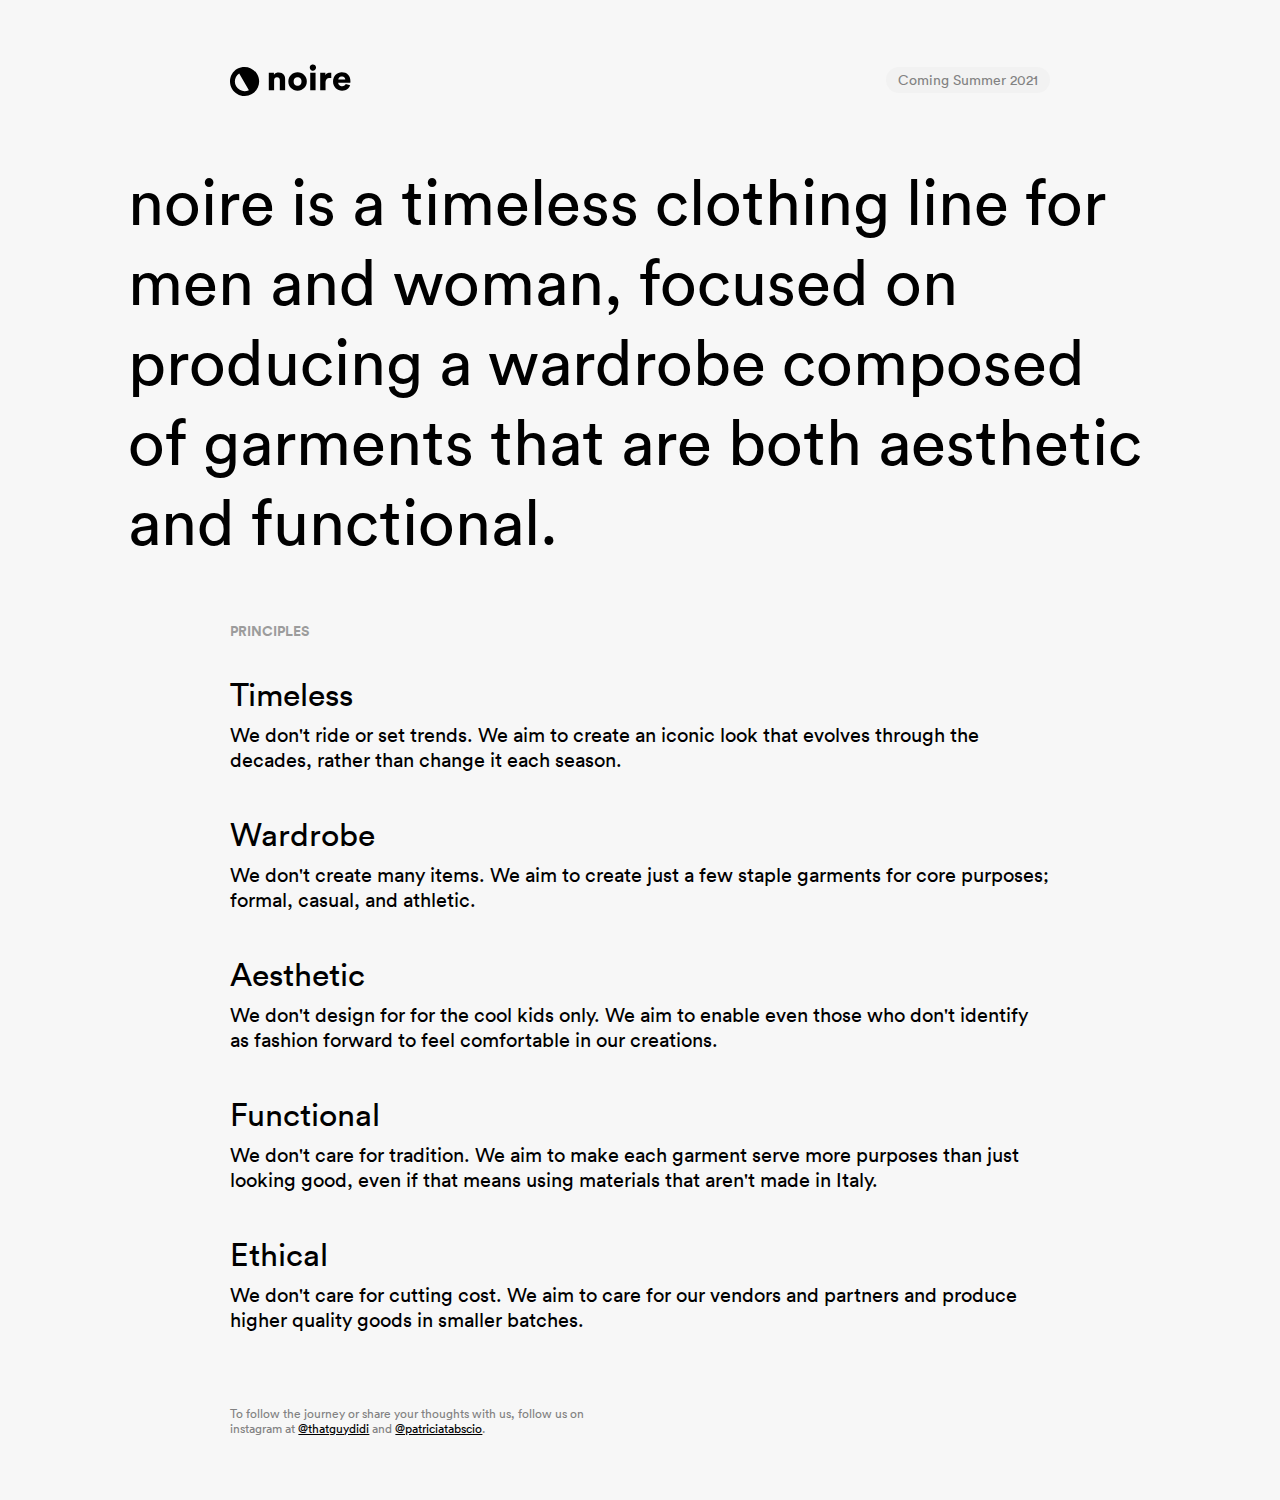
<file: index.html>
<!DOCTYPE html><!--  This site was created in Webflow. http://www.webflow.com  -->
<!--  Last Published: Sat Jan 09 2021 16:48:05 GMT+0000 (Coordinated Universal Time)  -->
<html data-wf-page="5ff9c32740ab604408481a4b" data-wf-site="5ff9c32740ab6011fa481a49">
<head>
  <meta charset="utf-8">
  <title>noire – timeless clothing made right.</title>
  <meta content="width=device-width, initial-scale=1" name="viewport">
  <meta content="Webflow" name="generator">
  <link href="css/normalize.css" rel="stylesheet" type="text/css">
  <link href="css/webflow.css" rel="stylesheet" type="text/css">
  <link href="css/personal-website-2021-b4c6f539f0132b845.webflow.css" rel="stylesheet" type="text/css">
  <!-- [if lt IE 9]><script src="https://cdnjs.cloudflare.com/ajax/libs/html5shiv/3.7.3/html5shiv.min.js" type="text/javascript"></script><![endif] -->
  <script type="text/javascript">!function(o,c){var n=c.documentElement,t=" w-mod-";n.className+=t+"js",("ontouchstart"in o||o.DocumentTouch&&c instanceof DocumentTouch)&&(n.className+=t+"touch")}(window,document);</script>
  <link href="images/favicon.png" rel="shortcut icon" type="image/x-icon">
  <link href="images/webclip.png" rel="apple-touch-icon">
</head>
<body>
  <div class="hero-section">
    <div class="grid-container">
      <div id="w-node-1444204f9ffa-08481a4b" class="header-container">
        <div class="logo-wrapper"><img src="images/noire_logo.svg" loading="lazy" height="" alt="" class="logo-img"></div>
        <div class="t3 label">Coming Summer 2021</div>
      </div>
      <div id="w-node-1a7e62fd1e10-08481a4b" class="hero-copy-wrapper">
        <h1>noire is a timeless clothing line for men and woman, focused on producing a wardrobe composed of garments that are both aesthetic and functional.</h1>
      </div>
      <div id="w-node-9f41c82304ec-08481a4b" class="principles-container">
        <div class="t3 title">PRINCIPLES</div>
        <div class="principle-wrapper">
          <h3>Timeless</h3>
          <p class="t1">We don&#x27;t ride or set trends. We aim to create an iconic look that evolves through the decades, rather than change it each season.</p>
        </div>
        <div class="principle-wrapper">
          <h3>Wardrobe</h3>
          <p class="t1">We don&#x27;t create many items. We aim to create just a few staple garments for core purposes; formal, casual, and athletic.</p>
        </div>
        <div class="principle-wrapper">
          <h3>Aesthetic</h3>
          <p class="t1">We don&#x27;t design for for the cool kids only. We aim to enable even those who don&#x27;t identify as fashion forward to feel comfortable in our creations.</p>
        </div>
        <div class="principle-wrapper">
          <h3>Functional</h3>
          <p class="t1">We don&#x27;t care for tradition. We aim to make each garment serve more purposes than just looking good, even if that means using materials that aren&#x27;t made in Italy.</p>
        </div>
        <div class="principle-wrapper">
          <h3>Ethical</h3>
          <p class="t1">We don&#x27;t care for cutting cost. We aim to care for our vendors and partners and produce higher quality goods in smaller batches.</p>
        </div>
      </div>
      <div id="w-node-fc52d7125594-08481a4b" class="signiture">
        <div class="t4 footer-text">To follow the journey or share your thoughts with us, follow us on instagram at <a href="http://instagram.com/thatguydidi" target="_blank">@thatguydidi</a> and <a href="http://instagram.com/patriciatabascio" target="_blank">@patriciatabscio</a>. </div>
      </div>
    </div>
  </div>
  <script src="https://d3e54v103j8qbb.cloudfront.net/js/jquery-3.5.1.min.dc5e7f18c8.js?site=5ff9c32740ab6011fa481a49" type="text/javascript" integrity="sha256-9/aliU8dGd2tb6OSsuzixeV4y/faTqgFtohetphbbj0=" crossorigin="anonymous"></script>
  <script src="js/webflow.js" type="text/javascript"></script>
  <!-- [if lte IE 9]><script src="https://cdnjs.cloudflare.com/ajax/libs/placeholders/3.0.2/placeholders.min.js"></script><![endif] -->
</body>
</html>
</file>
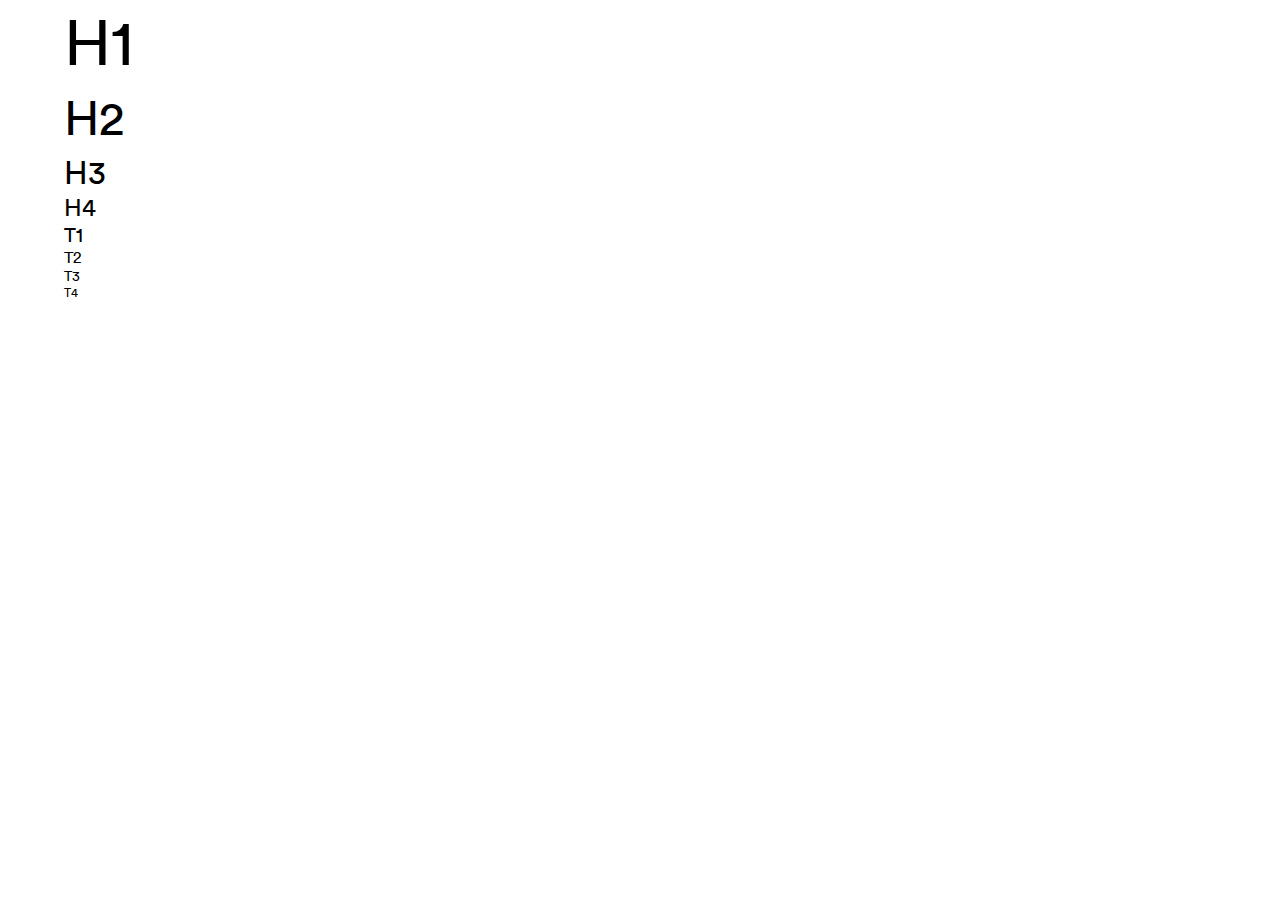
<file: design-system.html>
<!DOCTYPE html><!--  This site was created in Webflow. http://www.webflow.com  -->
<!--  Last Published: Sat Jan 09 2021 16:48:05 GMT+0000 (Coordinated Universal Time)  -->
<html data-wf-page="5ff9c32740ab605a85481a4c" data-wf-site="5ff9c32740ab6011fa481a49">
<head>
  <meta charset="utf-8">
  <title>Design System</title>
  <meta content="Design System" property="og:title">
  <meta content="Design System" property="twitter:title">
  <meta content="width=device-width, initial-scale=1" name="viewport">
  <meta content="Webflow" name="generator">
  <link href="css/normalize.css" rel="stylesheet" type="text/css">
  <link href="css/webflow.css" rel="stylesheet" type="text/css">
  <link href="css/personal-website-2021-b4c6f539f0132b845.webflow.css" rel="stylesheet" type="text/css">
  <!-- [if lt IE 9]><script src="https://cdnjs.cloudflare.com/ajax/libs/html5shiv/3.7.3/html5shiv.min.js" type="text/javascript"></script><![endif] -->
  <script type="text/javascript">!function(o,c){var n=c.documentElement,t=" w-mod-";n.className+=t+"js",("ontouchstart"in o||o.DocumentTouch&&c instanceof DocumentTouch)&&(n.className+=t+"touch")}(window,document);</script>
  <link href="images/favicon.png" rel="shortcut icon" type="image/x-icon">
  <link href="images/webclip.png" rel="apple-touch-icon">
</head>
<body>
  <div class="section">
    <div class="container">
      <h1>H1</h1>
      <h2>H2</h2>
      <h3>H3</h3>
      <h4>H4</h4>
      <div class="t1">T1</div>
      <div class="t2">T2</div>
      <div class="t3">T3</div>
      <div class="t4">T4</div>
    </div>
  </div>
  <script src="https://d3e54v103j8qbb.cloudfront.net/js/jquery-3.5.1.min.dc5e7f18c8.js?site=5ff9c32740ab6011fa481a49" type="text/javascript" integrity="sha256-9/aliU8dGd2tb6OSsuzixeV4y/faTqgFtohetphbbj0=" crossorigin="anonymous"></script>
  <script src="js/webflow.js" type="text/javascript"></script>
  <!-- [if lte IE 9]><script src="https://cdnjs.cloudflare.com/ajax/libs/placeholders/3.0.2/placeholders.min.js"></script><![endif] -->
</body>
</html>
</file>
<file: css/webflow.css>
@font-face {
  font-family: 'webflow-icons';
  src: url("[data-uri]") format('truetype');
  font-weight: normal;
  font-style: normal;
}
[class^="w-icon-"],
[class*=" w-icon-"] {
  /* use !important to prevent issues with browser extensions that change fonts */
  font-family: 'webflow-icons' !important;
  speak: none;
  font-style: normal;
  font-weight: normal;
  font-variant: normal;
  text-transform: none;
  line-height: 1;
  /* Better Font Rendering =========== */
  -webkit-font-smoothing: antialiased;
  -moz-osx-font-smoothing: grayscale;
}
.w-icon-slider-right:before {
  content: "\e600";
}
.w-icon-slider-left:before {
  content: "\e601";
}
.w-icon-nav-menu:before {
  content: "\e602";
}
.w-icon-arrow-down:before,
.w-icon-dropdown-toggle:before {
  content: "\e603";
}
.w-icon-file-upload-remove:before {
  content: "\e900";
}
.w-icon-file-upload-icon:before {
  content: "\e903";
}
* {
  -webkit-box-sizing: border-box;
  -moz-box-sizing: border-box;
  box-sizing: border-box;
}
html {
  height: 100%;
}
body {
  margin: 0;
  min-height: 100%;
  background-color: #fff;
  font-family: Arial, sans-serif;
  font-size: 14px;
  line-height: 20px;
  color: #333;
}
img {
  max-width: 100%;
  vertical-align: middle;
  display: inline-block;
}
html.w-mod-touch * {
  background-attachment: scroll !important;
}
.w-block {
  display: block;
}
.w-inline-block {
  max-width: 100%;
  display: inline-block;
}
.w-clearfix:before,
.w-clearfix:after {
  content: " ";
  display: table;
  grid-column-start: 1;
  grid-row-start: 1;
  grid-column-end: 2;
  grid-row-end: 2;
}
.w-clearfix:after {
  clear: both;
}
.w-hidden {
  display: none;
}
.w-button {
  display: inline-block;
  padding: 9px 15px;
  background-color: #3898EC;
  color: white;
  border: 0;
  line-height: inherit;
  text-decoration: none;
  cursor: pointer;
  border-radius: 0;
}
input.w-button {
  -webkit-appearance: button;
}
html[data-w-dynpage] [data-w-cloak] {
  color: transparent !important;
}
.w-webflow-badge,
.w-webflow-badge * {
  position: static;
  left: auto;
  top: auto;
  right: auto;
  bottom: auto;
  z-index: auto;
  display: block;
  visibility: visible;
  overflow: visible;
  overflow-x: visible;
  overflow-y: visible;
  box-sizing: border-box;
  width: auto;
  height: auto;
  max-height: none;
  max-width: none;
  min-height: 0;
  min-width: 0;
  margin: 0;
  padding: 0;
  float: none;
  clear: none;
  border: 0 none transparent;
  border-radius: 0;
  background: none;
  background-image: none;
  background-position: 0% 0%;
  background-size: auto auto;
  background-repeat: repeat;
  background-origin: padding-box;
  background-clip: border-box;
  background-attachment: scroll;
  background-color: transparent;
  box-shadow: none;
  opacity: 1.0;
  transform: none;
  transition: none;
  direction: ltr;
  font-family: inherit;
  font-weight: inherit;
  color: inherit;
  font-size: inherit;
  line-height: inherit;
  font-style: inherit;
  font-variant: inherit;
  text-align: inherit;
  letter-spacing: inherit;
  text-decoration: inherit;
  text-indent: 0;
  text-transform: inherit;
  list-style-type: disc;
  text-shadow: none;
  font-smoothing: auto;
  vertical-align: baseline;
  cursor: inherit;
  white-space: inherit;
  word-break: normal;
  word-spacing: normal;
  word-wrap: normal;
}
.w-webflow-badge {
  position: fixed !important;
  display: inline-block !important;
  visibility: visible !important;
  opacity: 1 !important;
  z-index: 2147483647 !important;
  top: auto !important;
  right: 12px !important;
  bottom: 12px !important;
  left: auto !important;
  color: #AAADB0 !important;
  background-color: #fff !important;
  border-radius: 3px !important;
  padding: 6px 8px 6px 6px !important;
  font-size: 12px !important;
  opacity: 1.0 !important;
  line-height: 14px !important;
  text-decoration: none !important;
  transform: none !important;
  margin: 0 !important;
  width: auto !important;
  height: auto !important;
  overflow: visible !important;
  white-space: nowrap;
  box-shadow: 0 0 0 1px rgba(0, 0, 0, 0.1), 0px 1px 3px rgba(0, 0, 0, 0.1);
  cursor: pointer;
}
.w-webflow-badge > img {
  display: inline-block !important;
  visibility: visible !important;
  opacity: 1 !important;
  vertical-align: middle !important;
}
h1,
h2,
h3,
h4,
h5,
h6 {
  font-weight: bold;
  margin-bottom: 10px;
}
h1 {
  font-size: 38px;
  line-height: 44px;
  margin-top: 20px;
}
h2 {
  font-size: 32px;
  line-height: 36px;
  margin-top: 20px;
}
h3 {
  font-size: 24px;
  line-height: 30px;
  margin-top: 20px;
}
h4 {
  font-size: 18px;
  line-height: 24px;
  margin-top: 10px;
}
h5 {
  font-size: 14px;
  line-height: 20px;
  margin-top: 10px;
}
h6 {
  font-size: 12px;
  line-height: 18px;
  margin-top: 10px;
}
p {
  margin-top: 0;
  margin-bottom: 10px;
}
blockquote {
  margin: 0 0 10px 0;
  padding: 10px 20px;
  border-left: 5px solid #E2E2E2;
  font-size: 18px;
  line-height: 22px;
}
figure {
  margin: 0;
  margin-bottom: 10px;
}
figcaption {
  margin-top: 5px;
  text-align: center;
}
ul,
ol {
  margin-top: 0px;
  margin-bottom: 10px;
  padding-left: 40px;
}
.w-list-unstyled {
  padding-left: 0;
  list-style: none;
}
.w-embed:before,
.w-embed:after {
  content: " ";
  display: table;
  grid-column-start: 1;
  grid-row-start: 1;
  grid-column-end: 2;
  grid-row-end: 2;
}
.w-embed:after {
  clear: both;
}
.w-video {
  width: 100%;
  position: relative;
  padding: 0;
}
.w-video iframe,
.w-video object,
.w-video embed {
  position: absolute;
  top: 0;
  left: 0;
  width: 100%;
  height: 100%;
}
fieldset {
  padding: 0;
  margin: 0;
  border: 0;
}
button,
html input[type="button"],
input[type="reset"] {
  border: 0;
  cursor: pointer;
  -webkit-appearance: button;
}
.w-form {
  margin: 0 0 15px;
}
.w-form-done {
  display: none;
  padding: 20px;
  text-align: center;
  background-color: #dddddd;
}
.w-form-fail {
  display: none;
  margin-top: 10px;
  padding: 10px;
  background-color: #ffdede;
}
label {
  display: block;
  margin-bottom: 5px;
  font-weight: bold;
}
.w-input,
.w-select {
  display: block;
  width: 100%;
  height: 38px;
  padding: 8px 12px;
  margin-bottom: 10px;
  font-size: 14px;
  line-height: 1.428571429;
  color: #333333;
  vertical-align: middle;
  background-color: #ffffff;
  border: 1px solid #cccccc;
}
.w-input:-moz-placeholder,
.w-select:-moz-placeholder {
  color: #999;
}
.w-input::-moz-placeholder,
.w-select::-moz-placeholder {
  color: #999;
  opacity: 1;
}
.w-input:-ms-input-placeholder,
.w-select:-ms-input-placeholder {
  color: #999;
}
.w-input::-webkit-input-placeholder,
.w-select::-webkit-input-placeholder {
  color: #999;
}
.w-input:focus,
.w-select:focus {
  border-color: #3898EC;
  outline: 0;
}
.w-input[disabled],
.w-select[disabled],
.w-input[readonly],
.w-select[readonly],
fieldset[disabled] .w-input,
fieldset[disabled] .w-select {
  cursor: not-allowed;
  background-color: #eeeeee;
}
textarea.w-input,
textarea.w-select {
  height: auto;
}
.w-select {
  background-color: #f3f3f3;
}
.w-select[multiple] {
  height: auto;
}
.w-form-label {
  display: inline-block;
  cursor: pointer;
  font-weight: normal;
  margin-bottom: 0px;
}
.w-radio {
  display: block;
  margin-bottom: 5px;
  padding-left: 20px;
}
.w-radio:before,
.w-radio:after {
  content: " ";
  display: table;
  grid-column-start: 1;
  grid-row-start: 1;
  grid-column-end: 2;
  grid-row-end: 2;
}
.w-radio:after {
  clear: both;
}
.w-radio-input {
  margin: 4px 0 0;
  margin-top: 1px \9;
  line-height: normal;
  float: left;
  margin-left: -20px;
}
.w-radio-input {
  margin-top: 3px;
}
.w-file-upload {
  display: block;
  margin-bottom: 10px;
}
.w-file-upload-input {
  width: 0.1px;
  height: 0.1px;
  opacity: 0;
  overflow: hidden;
  position: absolute;
  z-index: -100;
}
.w-file-upload-default,
.w-file-upload-uploading,
.w-file-upload-success {
  display: inline-block;
  color: #333333;
}
.w-file-upload-error {
  display: block;
  margin-top: 10px;
}
.w-file-upload-default.w-hidden,
.w-file-upload-uploading.w-hidden,
.w-file-upload-error.w-hidden,
.w-file-upload-success.w-hidden {
  display: none;
}
.w-file-upload-uploading-btn {
  display: flex;
  font-size: 14px;
  font-weight: normal;
  cursor: pointer;
  margin: 0;
  padding: 8px 12px;
  border: 1px solid #cccccc;
  background-color: #fafafa;
}
.w-file-upload-file {
  display: flex;
  flex-grow: 1;
  justify-content: space-between;
  margin: 0;
  padding: 8px 9px 8px 11px;
  border: 1px solid #cccccc;
  background-color: #fafafa;
}
.w-file-upload-file-name {
  font-size: 14px;
  font-weight: normal;
  display: block;
}
.w-file-remove-link {
  margin-top: 3px;
  margin-left: 10px;
  width: auto;
  height: auto;
  padding: 3px;
  display: block;
  cursor: pointer;
}
.w-icon-file-upload-remove {
  margin: auto;
  font-size: 10px;
}
.w-file-upload-error-msg {
  display: inline-block;
  color: #ea384c;
  padding: 2px 0;
}
.w-file-upload-info {
  display: inline-block;
  line-height: 38px;
  padding: 0 12px;
}
.w-file-upload-label {
  display: inline-block;
  font-size: 14px;
  font-weight: normal;
  cursor: pointer;
  margin: 0;
  padding: 8px 12px;
  border: 1px solid #cccccc;
  background-color: #fafafa;
}
.w-icon-file-upload-icon,
.w-icon-file-upload-uploading {
  display: inline-block;
  margin-right: 8px;
  width: 20px;
}
.w-icon-file-upload-uploading {
  height: 20px;
}
.w-container {
  margin-left: auto;
  margin-right: auto;
  max-width: 940px;
}
.w-container:before,
.w-container:after {
  content: " ";
  display: table;
  grid-column-start: 1;
  grid-row-start: 1;
  grid-column-end: 2;
  grid-row-end: 2;
}
.w-container:after {
  clear: both;
}
.w-container .w-row {
  margin-left: -10px;
  margin-right: -10px;
}
.w-row:before,
.w-row:after {
  content: " ";
  display: table;
  grid-column-start: 1;
  grid-row-start: 1;
  grid-column-end: 2;
  grid-row-end: 2;
}
.w-row:after {
  clear: both;
}
.w-row .w-row {
  margin-left: 0;
  margin-right: 0;
}
.w-col {
  position: relative;
  float: left;
  width: 100%;
  min-height: 1px;
  padding-left: 10px;
  padding-right: 10px;
}
.w-col .w-col {
  padding-left: 0;
  padding-right: 0;
}
.w-col-1 {
  width: 8.33333333%;
}
.w-col-2 {
  width: 16.66666667%;
}
.w-col-3 {
  width: 25%;
}
.w-col-4 {
  width: 33.33333333%;
}
.w-col-5 {
  width: 41.66666667%;
}
.w-col-6 {
  width: 50%;
}
.w-col-7 {
  width: 58.33333333%;
}
.w-col-8 {
  width: 66.66666667%;
}
.w-col-9 {
  width: 75%;
}
.w-col-10 {
  width: 83.33333333%;
}
.w-col-11 {
  width: 91.66666667%;
}
.w-col-12 {
  width: 100%;
}
.w-hidden-main {
  display: none !important;
}
@media screen and (max-width: 991px) {
  .w-container {
    max-width: 728px;
  }
  .w-hidden-main {
    display: inherit !important;
  }
  .w-hidden-medium {
    display: none !important;
  }
  .w-col-medium-1 {
    width: 8.33333333%;
  }
  .w-col-medium-2 {
    width: 16.66666667%;
  }
  .w-col-medium-3 {
    width: 25%;
  }
  .w-col-medium-4 {
    width: 33.33333333%;
  }
  .w-col-medium-5 {
    width: 41.66666667%;
  }
  .w-col-medium-6 {
    width: 50%;
  }
  .w-col-medium-7 {
    width: 58.33333333%;
  }
  .w-col-medium-8 {
    width: 66.66666667%;
  }
  .w-col-medium-9 {
    width: 75%;
  }
  .w-col-medium-10 {
    width: 83.33333333%;
  }
  .w-col-medium-11 {
    width: 91.66666667%;
  }
  .w-col-medium-12 {
    width: 100%;
  }
  .w-col-stack {
    width: 100%;
    left: auto;
    right: auto;
  }
}
@media screen and (max-width: 767px) {
  .w-hidden-main {
    display: inherit !important;
  }
  .w-hidden-medium {
    display: inherit !important;
  }
  .w-hidden-small {
    display: none !important;
  }
  .w-row,
  .w-container .w-row {
    margin-left: 0;
    margin-right: 0;
  }
  .w-col {
    width: 100%;
    left: auto;
    right: auto;
  }
  .w-col-small-1 {
    width: 8.33333333%;
  }
  .w-col-small-2 {
    width: 16.66666667%;
  }
  .w-col-small-3 {
    width: 25%;
  }
  .w-col-small-4 {
    width: 33.33333333%;
  }
  .w-col-small-5 {
    width: 41.66666667%;
  }
  .w-col-small-6 {
    width: 50%;
  }
  .w-col-small-7 {
    width: 58.33333333%;
  }
  .w-col-small-8 {
    width: 66.66666667%;
  }
  .w-col-small-9 {
    width: 75%;
  }
  .w-col-small-10 {
    width: 83.33333333%;
  }
  .w-col-small-11 {
    width: 91.66666667%;
  }
  .w-col-small-12 {
    width: 100%;
  }
}
@media screen and (max-width: 479px) {
  .w-container {
    max-width: none;
  }
  .w-hidden-main {
    display: inherit !important;
  }
  .w-hidden-medium {
    display: inherit !important;
  }
  .w-hidden-small {
    display: inherit !important;
  }
  .w-hidden-tiny {
    display: none !important;
  }
  .w-col {
    width: 100%;
  }
  .w-col-tiny-1 {
    width: 8.33333333%;
  }
  .w-col-tiny-2 {
    width: 16.66666667%;
  }
  .w-col-tiny-3 {
    width: 25%;
  }
  .w-col-tiny-4 {
    width: 33.33333333%;
  }
  .w-col-tiny-5 {
    width: 41.66666667%;
  }
  .w-col-tiny-6 {
    width: 50%;
  }
  .w-col-tiny-7 {
    width: 58.33333333%;
  }
  .w-col-tiny-8 {
    width: 66.66666667%;
  }
  .w-col-tiny-9 {
    width: 75%;
  }
  .w-col-tiny-10 {
    width: 83.33333333%;
  }
  .w-col-tiny-11 {
    width: 91.66666667%;
  }
  .w-col-tiny-12 {
    width: 100%;
  }
}
.w-widget {
  position: relative;
}
.w-widget-map {
  width: 100%;
  height: 400px;
}
.w-widget-map label {
  width: auto;
  display: inline;
}
.w-widget-map img {
  max-width: inherit;
}
.w-widget-map .gm-style-iw {
  text-align: center;
}
.w-widget-map .gm-style-iw > button {
  display: none !important;
}
.w-widget-twitter {
  overflow: hidden;
}
.w-widget-twitter-count-shim {
  display: inline-block;
  vertical-align: top;
  position: relative;
  width: 28px;
  height: 20px;
  text-align: center;
  background: white;
  border: #758696 solid 1px;
  border-radius: 3px;
}
.w-widget-twitter-count-shim * {
  pointer-events: none;
  -webkit-user-select: none;
  -moz-user-select: none;
  -ms-user-select: none;
  user-select: none;
}
.w-widget-twitter-count-shim .w-widget-twitter-count-inner {
  position: relative;
  font-size: 15px;
  line-height: 12px;
  text-align: center;
  color: #999;
  font-family: serif;
}
.w-widget-twitter-count-shim .w-widget-twitter-count-clear {
  position: relative;
  display: block;
}
.w-widget-twitter-count-shim.w--large {
  width: 36px;
  height: 28px;
}
.w-widget-twitter-count-shim.w--large .w-widget-twitter-count-inner {
  font-size: 18px;
  line-height: 18px;
}
.w-widget-twitter-count-shim:not(.w--vertical) {
  margin-left: 5px;
  margin-right: 8px;
}
.w-widget-twitter-count-shim:not(.w--vertical).w--large {
  margin-left: 6px;
}
.w-widget-twitter-count-shim:not(.w--vertical):before,
.w-widget-twitter-count-shim:not(.w--vertical):after {
  top: 50%;
  left: 0;
  border: solid transparent;
  content: " ";
  height: 0;
  width: 0;
  position: absolute;
  pointer-events: none;
}
.w-widget-twitter-count-shim:not(.w--vertical):before {
  border-color: rgba(117, 134, 150, 0);
  border-right-color: #5d6c7b;
  border-width: 4px;
  margin-left: -9px;
  margin-top: -4px;
}
.w-widget-twitter-count-shim:not(.w--vertical).w--large:before {
  border-width: 5px;
  margin-left: -10px;
  margin-top: -5px;
}
.w-widget-twitter-count-shim:not(.w--vertical):after {
  border-color: rgba(255, 255, 255, 0);
  border-right-color: white;
  border-width: 4px;
  margin-left: -8px;
  margin-top: -4px;
}
.w-widget-twitter-count-shim:not(.w--vertical).w--large:after {
  border-width: 5px;
  margin-left: -9px;
  margin-top: -5px;
}
.w-widget-twitter-count-shim.w--vertical {
  width: 61px;
  height: 33px;
  margin-bottom: 8px;
}
.w-widget-twitter-count-shim.w--vertical:before,
.w-widget-twitter-count-shim.w--vertical:after {
  top: 100%;
  left: 50%;
  border: solid transparent;
  content: " ";
  height: 0;
  width: 0;
  position: absolute;
  pointer-events: none;
}
.w-widget-twitter-count-shim.w--vertical:before {
  border-color: rgba(117, 134, 150, 0);
  border-top-color: #5d6c7b;
  border-width: 5px;
  margin-left: -5px;
}
.w-widget-twitter-count-shim.w--vertical:after {
  border-color: rgba(255, 255, 255, 0);
  border-top-color: white;
  border-width: 4px;
  margin-left: -4px;
}
.w-widget-twitter-count-shim.w--vertical .w-widget-twitter-count-inner {
  font-size: 18px;
  line-height: 22px;
}
.w-widget-twitter-count-shim.w--vertical.w--large {
  width: 76px;
}
.w-widget-gplus {
  overflow: hidden;
}
.w-background-video {
  position: relative;
  overflow: hidden;
  height: 500px;
  color: white;
}
.w-background-video > video {
  background-size: cover;
  background-position: 50% 50%;
  position: absolute;
  margin: auto;
  width: 100%;
  height: 100%;
  right: -100%;
  bottom: -100%;
  top: -100%;
  left: -100%;
  object-fit: cover;
  z-index: -100;
}
.w-background-video > video::-webkit-media-controls-start-playback-button {
  display: none !important;
  -webkit-appearance: none;
}
.w-slider {
  position: relative;
  height: 300px;
  text-align: center;
  background: #dddddd;
  clear: both;
  -webkit-tap-highlight-color: rgba(0, 0, 0, 0);
  tap-highlight-color: rgba(0, 0, 0, 0);
}
.w-slider-mask {
  position: relative;
  display: block;
  overflow: hidden;
  z-index: 1;
  left: 0;
  right: 0;
  height: 100%;
  white-space: nowrap;
}
.w-slide {
  position: relative;
  display: inline-block;
  vertical-align: top;
  width: 100%;
  height: 100%;
  white-space: normal;
  text-align: left;
}
.w-slider-nav {
  position: absolute;
  z-index: 2;
  top: auto;
  right: 0;
  bottom: 0;
  left: 0;
  margin: auto;
  padding-top: 10px;
  height: 40px;
  text-align: center;
  -webkit-tap-highlight-color: rgba(0, 0, 0, 0);
  tap-highlight-color: rgba(0, 0, 0, 0);
}
.w-slider-nav.w-round > div {
  border-radius: 100%;
}
.w-slider-nav.w-num > div {
  width: auto;
  height: auto;
  padding: 0.2em 0.5em;
  font-size: inherit;
  line-height: inherit;
}
.w-slider-nav.w-shadow > div {
  box-shadow: 0 0 3px rgba(51, 51, 51, 0.4);
}
.w-slider-nav-invert {
  color: #fff;
}
.w-slider-nav-invert > div {
  background-color: rgba(34, 34, 34, 0.4);
}
.w-slider-nav-invert > div.w-active {
  background-color: #222;
}
.w-slider-dot {
  position: relative;
  display: inline-block;
  width: 1em;
  height: 1em;
  background-color: rgba(255, 255, 255, 0.4);
  cursor: pointer;
  margin: 0 3px 0.5em;
  transition: background-color 100ms, color 100ms;
}
.w-slider-dot.w-active {
  background-color: #fff;
}
.w-slider-dot:focus {
  outline: none;
  box-shadow: 0px 0px 0px 2px #fff;
}
.w-slider-dot:focus.w-active {
  box-shadow: none;
}
.w-slider-arrow-left,
.w-slider-arrow-right {
  position: absolute;
  width: 80px;
  top: 0;
  right: 0;
  bottom: 0;
  left: 0;
  margin: auto;
  cursor: pointer;
  overflow: hidden;
  color: white;
  font-size: 40px;
  -webkit-tap-highlight-color: rgba(0, 0, 0, 0);
  tap-highlight-color: rgba(0, 0, 0, 0);
  -webkit-user-select: none;
  -moz-user-select: none;
  -ms-user-select: none;
  user-select: none;
}
.w-slider-arrow-left [class^="w-icon-"],
.w-slider-arrow-right [class^="w-icon-"],
.w-slider-arrow-left [class*=" w-icon-"],
.w-slider-arrow-right [class*=" w-icon-"] {
  position: absolute;
}
.w-slider-arrow-left:focus,
.w-slider-arrow-right:focus {
  outline: 0;
}
.w-slider-arrow-left {
  z-index: 3;
  right: auto;
}
.w-slider-arrow-right {
  z-index: 4;
  left: auto;
}
.w-icon-slider-left,
.w-icon-slider-right {
  top: 0;
  right: 0;
  bottom: 0;
  left: 0;
  margin: auto;
  width: 1em;
  height: 1em;
}
.w-slider-aria-label {
  border: 0;
  clip: rect(0 0 0 0);
  height: 1px;
  margin: -1px;
  overflow: hidden;
  padding: 0;
  position: absolute;
  width: 1px;
}
.w-dropdown {
  display: inline-block;
  position: relative;
  text-align: left;
  margin-left: auto;
  margin-right: auto;
  z-index: 900;
}
.w-dropdown-btn,
.w-dropdown-toggle,
.w-dropdown-link {
  position: relative;
  vertical-align: top;
  text-decoration: none;
  color: #222222;
  padding: 20px;
  text-align: left;
  margin-left: auto;
  margin-right: auto;
  white-space: nowrap;
}
.w-dropdown-toggle {
  -webkit-user-select: none;
  -moz-user-select: none;
  -ms-user-select: none;
  user-select: none;
  display: inline-block;
  cursor: pointer;
  padding-right: 40px;
}
.w-dropdown-toggle:focus {
  outline: 0;
}
.w-icon-dropdown-toggle {
  position: absolute;
  top: 0;
  right: 0;
  bottom: 0;
  margin: auto;
  margin-right: 20px;
  width: 1em;
  height: 1em;
}
.w-dropdown-list {
  position: absolute;
  background: #dddddd;
  display: none;
  min-width: 100%;
}
.w-dropdown-list.w--open {
  display: block;
}
.w-dropdown-link {
  padding: 10px 20px;
  display: block;
  color: #222222;
}
.w-dropdown-link.w--current {
  color: #0082f3;
}
.w-dropdown-link:focus {
  outline: 0;
}
@media screen and (max-width: 767px) {
  .w-nav-brand {
    padding-left: 10px;
  }
}
/**
 * ## Note
 * Safari (on both iOS and OS X) does not handle viewport units (vh, vw) well.
 * For example percentage units do not work on descendants of elements that
 * have any dimensions expressed in viewport units. It also doesn’t handle them at
 * all in `calc()`.
 */
/**
 * Wrapper around all lightbox elements
 *
 * 1. Since the lightbox can receive focus, IE also gives it an outline.
 * 2. Fixes flickering on Chrome when a transition is in progress
 *    underneath the lightbox.
 */
.w-lightbox-backdrop {
  color: #000;
  cursor: auto;
  font-family: serif;
  font-size: medium;
  font-style: normal;
  font-variant: normal;
  font-weight: normal;
  letter-spacing: normal;
  line-height: normal;
  list-style: disc;
  text-align: start;
  text-indent: 0;
  text-shadow: none;
  text-transform: none;
  visibility: visible;
  white-space: normal;
  word-break: normal;
  word-spacing: normal;
  word-wrap: normal;
  position: fixed;
  top: 0;
  right: 0;
  bottom: 0;
  left: 0;
  color: #fff;
  font-family: "Helvetica Neue", Helvetica, Ubuntu, "Segoe UI", Verdana, sans-serif;
  font-size: 17px;
  line-height: 1.2;
  font-weight: 300;
  text-align: center;
  background: rgba(0, 0, 0, 0.9);
  z-index: 2000;
  outline: 0;
  /* 1 */
  opacity: 0;
  -webkit-user-select: none;
  -moz-user-select: none;
  -ms-user-select: none;
  -webkit-tap-highlight-color: transparent;
  -webkit-transform: translate(0, 0);
  /* 2 */
}
/**
 * Neat trick to bind the rubberband effect to our canvas instead of the whole
 * document on iOS. It also prevents a bug that causes the document underneath to scroll.
 */
.w-lightbox-backdrop,
.w-lightbox-container {
  height: 100%;
  overflow: auto;
  -webkit-overflow-scrolling: touch;
}
.w-lightbox-content {
  position: relative;
  height: 100vh;
  overflow: hidden;
}
.w-lightbox-view {
  position: absolute;
  width: 100vw;
  height: 100vh;
  opacity: 0;
}
.w-lightbox-view:before {
  content: "";
  height: 100vh;
}
/* .w-lightbox-content */
.w-lightbox-group,
.w-lightbox-group .w-lightbox-view,
.w-lightbox-group .w-lightbox-view:before {
  height: 86vh;
}
.w-lightbox-frame,
.w-lightbox-view:before {
  display: inline-block;
  vertical-align: middle;
}
/*
 * 1. Remove default margin set by user-agent on the <figure> element.
 */
.w-lightbox-figure {
  position: relative;
  margin: 0;
  /* 1 */
}
.w-lightbox-group .w-lightbox-figure {
  cursor: pointer;
}
/**
 * IE adds image dimensions as width and height attributes on the IMG tag,
 * but we need both width and height to be set to auto to enable scaling.
 */
.w-lightbox-img {
  width: auto;
  height: auto;
  max-width: none;
}
/**
 * 1. Reset if style is set by user on "All Images"
 */
.w-lightbox-image {
  display: block;
  float: none;
  /* 1 */
  max-width: 100vw;
  max-height: 100vh;
}
.w-lightbox-group .w-lightbox-image {
  max-height: 86vh;
}
.w-lightbox-caption {
  position: absolute;
  right: 0;
  bottom: 0;
  left: 0;
  padding: .5em 1em;
  background: rgba(0, 0, 0, 0.4);
  text-align: left;
  text-overflow: ellipsis;
  white-space: nowrap;
  overflow: hidden;
}
.w-lightbox-embed {
  position: absolute;
  top: 0;
  right: 0;
  bottom: 0;
  left: 0;
  width: 100%;
  height: 100%;
}
.w-lightbox-control {
  position: absolute;
  top: 0;
  width: 4em;
  background-size: 24px;
  background-repeat: no-repeat;
  background-position: center;
  cursor: pointer;
  -webkit-transition: all .3s;
  transition: all .3s;
}
.w-lightbox-left {
  display: none;
  bottom: 0;
  left: 0;
  /* <svg xmlns="http://www.w3.org/2000/svg" viewBox="-20 0 24 40" width="24" height="40"><g transform="rotate(45)"><path d="m0 0h5v23h23v5h-28z" opacity=".4"/><path d="m1 1h3v23h23v3h-26z" fill="#fff"/></g></svg> */
  background-image: url("[data-uri]");
}
.w-lightbox-right {
  display: none;
  right: 0;
  bottom: 0;
  /* <svg xmlns="http://www.w3.org/2000/svg" viewBox="-4 0 24 40" width="24" height="40"><g transform="rotate(45)"><path d="m0-0h28v28h-5v-23h-23z" opacity=".4"/><path d="m1 1h26v26h-3v-23h-23z" fill="#fff"/></g></svg> */
  background-image: url("[data-uri]");
}
/*
 * Without specifying the with and height inside the SVG, all versions of IE render the icon too small.
 * The bug does not seem to manifest itself if the elements are tall enough such as the above arrows.
 * (http://stackoverflow.com/questions/16092114/background-size-differs-in-internet-explorer)
 */
.w-lightbox-close {
  right: 0;
  height: 2.6em;
  /* <svg xmlns="http://www.w3.org/2000/svg" viewBox="-4 0 18 17" width="18" height="17"><g transform="rotate(45)"><path d="m0 0h7v-7h5v7h7v5h-7v7h-5v-7h-7z" opacity=".4"/><path d="m1 1h7v-7h3v7h7v3h-7v7h-3v-7h-7z" fill="#fff"/></g></svg> */
  background-image: url("[data-uri]");
  background-size: 18px;
}
/**
 * 1. All IE versions add extra space at the bottom without this.
 */
.w-lightbox-strip {
  position: absolute;
  bottom: 0;
  left: 0;
  right: 0;
  padding: 0 1vh;
  line-height: 0;
  /* 1 */
  white-space: nowrap;
  overflow-x: auto;
  overflow-y: hidden;
}
/*
 * 1. We use content-box to avoid having to do `width: calc(10vh + 2vw)`
 *    which doesn’t work in Safari anyway.
 * 2. Chrome renders images pixelated when switching to GPU. Making sure
 *    the parent is also rendered on the GPU (by setting translate3d for
 *    example) fixes this behavior.
 */
.w-lightbox-item {
  display: inline-block;
  width: 10vh;
  padding: 2vh 1vh;
  box-sizing: content-box;
  /* 1 */
  cursor: pointer;
  -webkit-transform: translate3d(0, 0, 0);
  /* 2 */
}
.w-lightbox-active {
  opacity: .3;
}
.w-lightbox-thumbnail {
  position: relative;
  height: 10vh;
  background: #222;
  overflow: hidden;
}
.w-lightbox-thumbnail-image {
  position: absolute;
  top: 0;
  left: 0;
}
.w-lightbox-thumbnail .w-lightbox-tall {
  top: 50%;
  width: 100%;
  -webkit-transform: translate(0, -50%);
  -ms-transform: translate(0, -50%);
  transform: translate(0, -50%);
}
.w-lightbox-thumbnail .w-lightbox-wide {
  left: 50%;
  height: 100%;
  -webkit-transform: translate(-50%, 0);
  -ms-transform: translate(-50%, 0);
  transform: translate(-50%, 0);
}
/*
 * Spinner
 *
 * Absolute pixel values are used to avoid rounding errors that would cause
 * the white spinning element to be misaligned with the track.
 */
.w-lightbox-spinner {
  position: absolute;
  top: 50%;
  left: 50%;
  box-sizing: border-box;
  width: 40px;
  height: 40px;
  margin-top: -20px;
  margin-left: -20px;
  border: 5px solid rgba(0, 0, 0, 0.4);
  border-radius: 50%;
  -webkit-animation: spin .8s infinite linear;
  animation: spin .8s infinite linear;
}
.w-lightbox-spinner:after {
  content: "";
  position: absolute;
  top: -4px;
  right: -4px;
  bottom: -4px;
  left: -4px;
  border: 3px solid transparent;
  border-bottom-color: #fff;
  border-radius: 50%;
}
/*
 * Utility classes
 */
.w-lightbox-hide {
  display: none;
}
.w-lightbox-noscroll {
  overflow: hidden;
}
@media (min-width: 768px) {
  .w-lightbox-content {
    height: 96vh;
    margin-top: 2vh;
  }
  .w-lightbox-view,
  .w-lightbox-view:before {
    height: 96vh;
  }
  /* .w-lightbox-content */
  .w-lightbox-group,
  .w-lightbox-group .w-lightbox-view,
  .w-lightbox-group .w-lightbox-view:before {
    height: 84vh;
  }
  .w-lightbox-image {
    max-width: 96vw;
    max-height: 96vh;
  }
  .w-lightbox-group .w-lightbox-image {
    max-width: 82.3vw;
    max-height: 84vh;
  }
  .w-lightbox-left,
  .w-lightbox-right {
    display: block;
    opacity: .5;
  }
  .w-lightbox-close {
    opacity: .8;
  }
  .w-lightbox-control:hover {
    opacity: 1;
  }
}
.w-lightbox-inactive,
.w-lightbox-inactive:hover {
  opacity: 0;
}
.w-richtext:before,
.w-richtext:after {
  content: " ";
  display: table;
  grid-column-start: 1;
  grid-row-start: 1;
  grid-column-end: 2;
  grid-row-end: 2;
}
.w-richtext:after {
  clear: both;
}
.w-richtext[contenteditable="true"]:before,
.w-richtext[contenteditable="true"]:after {
  white-space: initial;
}
.w-richtext ol,
.w-richtext ul {
  overflow: hidden;
}
.w-richtext .w-richtext-figure-selected.w-richtext-figure-type-video div:after,
.w-richtext .w-richtext-figure-selected[data-rt-type="video"] div:after {
  outline: 2px solid #2895f7;
}
.w-richtext .w-richtext-figure-selected.w-richtext-figure-type-image div,
.w-richtext .w-richtext-figure-selected[data-rt-type="image"] div {
  outline: 2px solid #2895f7;
}
.w-richtext figure.w-richtext-figure-type-video > div:after,
.w-richtext figure[data-rt-type="video"] > div:after {
  content: '';
  position: absolute;
  display: none;
  left: 0;
  top: 0;
  right: 0;
  bottom: 0;
}
.w-richtext figure {
  position: relative;
  max-width: 60%;
}
.w-richtext figure > div:before {
  cursor: default!important;
}
.w-richtext figure img {
  width: 100%;
}
.w-richtext figure figcaption.w-richtext-figcaption-placeholder {
  opacity: 0.6;
}
.w-richtext figure div {
  /* fix incorrectly sized selection border in the data manager */
  font-size: 0px;
  color: transparent;
}
.w-richtext figure.w-richtext-figure-type-image,
.w-richtext figure[data-rt-type="image"] {
  display: table;
}
.w-richtext figure.w-richtext-figure-type-image > div,
.w-richtext figure[data-rt-type="image"] > div {
  display: inline-block;
}
.w-richtext figure.w-richtext-figure-type-image > figcaption,
.w-richtext figure[data-rt-type="image"] > figcaption {
  display: table-caption;
  caption-side: bottom;
}
.w-richtext figure.w-richtext-figure-type-video,
.w-richtext figure[data-rt-type="video"] {
  width: 60%;
  height: 0;
}
.w-richtext figure.w-richtext-figure-type-video iframe,
.w-richtext figure[data-rt-type="video"] iframe {
  position: absolute;
  top: 0;
  left: 0;
  width: 100%;
  height: 100%;
}
.w-richtext figure.w-richtext-figure-type-video > div,
.w-richtext figure[data-rt-type="video"] > div {
  width: 100%;
}
.w-richtext figure.w-richtext-align-center {
  margin-right: auto;
  margin-left: auto;
  clear: both;
}
.w-richtext figure.w-richtext-align-center.w-richtext-figure-type-image > div,
.w-richtext figure.w-richtext-align-center[data-rt-type="image"] > div {
  max-width: 100%;
}
.w-richtext figure.w-richtext-align-normal {
  clear: both;
}
.w-richtext figure.w-richtext-align-fullwidth {
  width: 100%;
  max-width: 100%;
  text-align: center;
  clear: both;
  display: block;
  margin-right: auto;
  margin-left: auto;
}
.w-richtext figure.w-richtext-align-fullwidth > div {
  display: inline-block;
  /* padding-bottom is used for aspect ratios in video figures
      we want the div to inherit that so hover/selection borders in the designer-canvas
      fit right*/
  padding-bottom: inherit;
}
.w-richtext figure.w-richtext-align-fullwidth > figcaption {
  display: block;
}
.w-richtext figure.w-richtext-align-floatleft {
  float: left;
  margin-right: 15px;
  clear: none;
}
.w-richtext figure.w-richtext-align-floatright {
  float: right;
  margin-left: 15px;
  clear: none;
}
.w-nav {
  position: relative;
  background: #dddddd;
  z-index: 1000;
}
.w-nav:before,
.w-nav:after {
  content: " ";
  display: table;
  grid-column-start: 1;
  grid-row-start: 1;
  grid-column-end: 2;
  grid-row-end: 2;
}
.w-nav:after {
  clear: both;
}
.w-nav-brand {
  position: relative;
  float: left;
  text-decoration: none;
  color: #333333;
}
.w-nav-link {
  position: relative;
  display: inline-block;
  vertical-align: top;
  text-decoration: none;
  color: #222222;
  padding: 20px;
  text-align: left;
  margin-left: auto;
  margin-right: auto;
}
.w-nav-link.w--current {
  color: #0082f3;
}
.w-nav-menu {
  position: relative;
  float: right;
}
[data-nav-menu-open] {
  display: block !important;
  position: absolute;
  top: 100%;
  left: 0;
  right: 0;
  background: #C8C8C8;
  text-align: center;
  overflow: visible;
  min-width: 200px;
}
.w--nav-link-open {
  display: block;
  position: relative;
}
.w-nav-overlay {
  position: absolute;
  overflow: hidden;
  display: none;
  top: 100%;
  left: 0;
  right: 0;
  width: 100%;
}
.w-nav-overlay [data-nav-menu-open] {
  top: 0;
}
.w-nav[data-animation="over-left"] .w-nav-overlay {
  width: auto;
}
.w-nav[data-animation="over-left"] .w-nav-overlay,
.w-nav[data-animation="over-left"] [data-nav-menu-open] {
  right: auto;
  z-index: 1;
  top: 0;
}
.w-nav[data-animation="over-right"] .w-nav-overlay {
  width: auto;
}
.w-nav[data-animation="over-right"] .w-nav-overlay,
.w-nav[data-animation="over-right"] [data-nav-menu-open] {
  left: auto;
  z-index: 1;
  top: 0;
}
.w-nav-button {
  position: relative;
  float: right;
  padding: 18px;
  font-size: 24px;
  display: none;
  cursor: pointer;
  -webkit-tap-highlight-color: rgba(0, 0, 0, 0);
  tap-highlight-color: rgba(0, 0, 0, 0);
  -webkit-user-select: none;
  -moz-user-select: none;
  -ms-user-select: none;
  user-select: none;
}
.w-nav-button:focus {
  outline: 0;
}
.w-nav-button.w--open {
  background-color: #C8C8C8;
  color: white;
}
.w-nav[data-collapse="all"] .w-nav-menu {
  display: none;
}
.w-nav[data-collapse="all"] .w-nav-button {
  display: block;
}
.w--nav-dropdown-open {
  display: block;
}
.w--nav-dropdown-toggle-open {
  display: block;
}
.w--nav-dropdown-list-open {
  position: static;
}
@media screen and (max-width: 991px) {
  .w-nav[data-collapse="medium"] .w-nav-menu {
    display: none;
  }
  .w-nav[data-collapse="medium"] .w-nav-button {
    display: block;
  }
}
@media screen and (max-width: 767px) {
  .w-nav[data-collapse="small"] .w-nav-menu {
    display: none;
  }
  .w-nav[data-collapse="small"] .w-nav-button {
    display: block;
  }
  .w-nav-brand {
    padding-left: 10px;
  }
}
@media screen and (max-width: 479px) {
  .w-nav[data-collapse="tiny"] .w-nav-menu {
    display: none;
  }
  .w-nav[data-collapse="tiny"] .w-nav-button {
    display: block;
  }
}
.w-tabs {
  position: relative;
}
.w-tabs:before,
.w-tabs:after {
  content: " ";
  display: table;
  grid-column-start: 1;
  grid-row-start: 1;
  grid-column-end: 2;
  grid-row-end: 2;
}
.w-tabs:after {
  clear: both;
}
.w-tab-menu {
  position: relative;
}
.w-tab-link {
  position: relative;
  display: inline-block;
  vertical-align: top;
  text-decoration: none;
  padding: 9px 30px;
  text-align: left;
  cursor: pointer;
  color: #222222;
  background-color: #dddddd;
}
.w-tab-link.w--current {
  background-color: #C8C8C8;
}
.w-tab-link:focus {
  outline: 0;
}
.w-tab-content {
  position: relative;
  display: block;
  overflow: hidden;
}
.w-tab-pane {
  position: relative;
  display: none;
}
.w--tab-active {
  display: block;
}
@media screen and (max-width: 479px) {
  .w-tab-link {
    display: block;
  }
}
.w-ix-emptyfix:after {
  content: "";
}
@keyframes spin {
  0% {
    transform: rotate(0deg);
  }
  100% {
    transform: rotate(360deg);
  }
}
.w-dyn-empty {
  padding: 10px;
  background-color: #dddddd;
}
.w-dyn-hide {
  display: none !important;
}
.w-dyn-bind-empty {
  display: none !important;
}
.w-condition-invisible {
  display: none !important;
}
</file>
<file: css/personal-website-2021-b4c6f539f0132b845.webflow.css>
body {
  font-family: Arial, 'Helvetica Neue', Helvetica, sans-serif;
  color: #333;
  font-size: 14px;
  line-height: 20px;
}

h1 {
  margin-top: 0px;
  margin-bottom: 0px;
  font-family: 'Lineto circular book', sans-serif;
  color: #000;
  font-size: 64px;
  line-height: 125%;
  font-weight: 400;
}

h2 {
  margin-top: 0px;
  margin-bottom: 0px;
  font-family: 'Lineto circular book', sans-serif;
  color: #000;
  font-size: 48px;
  line-height: 150%;
  font-weight: 400;
}

h3 {
  margin-top: 0px;
  margin-bottom: 0px;
  font-family: 'Lineto circular book', sans-serif;
  color: #000;
  font-size: 32px;
  line-height: 125%;
  font-weight: 500;
}

h4 {
  margin-top: 0px;
  margin-bottom: 0px;
  font-family: 'Lineto circular book', sans-serif;
  color: #000;
  font-size: 24px;
  line-height: 125%;
  font-weight: 400;
}

a {
  color: #000;
  text-decoration: underline;
}

.hero-section {
  display: -webkit-box;
  display: -webkit-flex;
  display: -ms-flexbox;
  display: flex;
  -webkit-box-pack: center;
  -webkit-justify-content: center;
  -ms-flex-pack: center;
  justify-content: center;
  -webkit-box-align: start;
  -webkit-align-items: flex-start;
  -ms-flex-align: start;
  align-items: flex-start;
  background-color: #f7f7f7;
}

.container {
  max-width: 1024px;
  margin-right: 64px;
  margin-left: 64px;
}

.hero-grid-contianer {
  width: 100%;
  max-width: 1440px;
  margin-right: 64px;
  margin-left: 64px;
  -webkit-box-align: center;
  -webkit-align-items: center;
  -ms-flex-align: center;
  align-items: center;
  -ms-grid-columns: 1fr 1fr 1fr 1fr 1fr 1fr 1fr 1fr 1fr;
  grid-template-columns: 1fr 1fr 1fr 1fr 1fr 1fr 1fr 1fr 1fr;
  -ms-grid-rows: auto;
  grid-template-rows: auto;
}

.logo-wrapper {
  margin-bottom: 0px;
}

.intro-copy-wrapper {
  margin-bottom: 64px;
}

.hero-mouse-scroll-icon {
  display: -webkit-box;
  display: -webkit-flex;
  display: -ms-flexbox;
  display: flex;
  min-height: 40px;
  min-width: 40px;
  -webkit-box-pack: start;
  -webkit-justify-content: flex-start;
  -ms-flex-pack: start;
  justify-content: flex-start;
  -webkit-box-align: center;
  -webkit-align-items: center;
  -ms-flex-align: center;
  align-items: center;
}

.mouse-frame {
  display: block;
  width: 20px;
  height: 30px;
  border: 2px solid #e0e0e0;
  border-radius: 10px;
}

.mouse-dot {
  display: block;
  width: 4px;
  height: 4px;
  margin-top: 6px;
  margin-right: auto;
  margin-left: auto;
  border-radius: 10px;
  background-color: #bdbdbd;
}

.t1 {
  font-family: 'Lineto circular book', sans-serif;
  color: #000;
  font-size: 20px;
  line-height: 125%;
  font-weight: 400;
}

.t2 {
  font-family: 'Lineto circular book', sans-serif;
  color: #000;
  font-size: 16px;
  line-height: 125%;
  font-weight: 400;
}

.t3 {
  font-family: 'Lineto circular book', sans-serif;
  color: #000;
  font-size: 14px;
  line-height: 125%;
  font-weight: 400;
}

.t3.title {
  font-family: 'Lineto circular', sans-serif;
  color: #9c9c9c;
  font-weight: 700;
  text-transform: uppercase;
}

.t3.label {
  padding: 4px 12px;
  border-radius: 20px;
  background-color: #f2f2f2;
  color: #828282;
}

.t4 {
  font-family: 'Lineto circular book', sans-serif;
  color: #000;
  font-size: 12px;
  line-height: 125%;
  font-weight: 400;
}

.t4.footer-text {
  max-width: 400px;
  color: #828282;
}

.div-block {
  -webkit-box-flex: 1;
  -webkit-flex: 1;
  -ms-flex: 1;
  flex: 1;
}

.grid-container {
  display: -ms-grid;
  display: grid;
  width: auto;
  max-width: 1024px;
  margin: 64px;
  grid-auto-columns: 1fr;
  grid-column-gap: 0px;
  grid-row-gap: 64px;
  -ms-grid-columns: 1fr 1fr 1fr 1fr 1fr 1fr 1fr 1fr 1fr 1fr;
  grid-template-columns: 1fr 1fr 1fr 1fr 1fr 1fr 1fr 1fr 1fr 1fr;
  -ms-grid-rows: auto auto auto auto;
  grid-template-rows: auto auto auto auto;
}

.header-container {
  display: -webkit-box;
  display: -webkit-flex;
  display: -ms-flexbox;
  display: flex;
  -webkit-box-pack: justify;
  -webkit-justify-content: space-between;
  -ms-flex-pack: justify;
  justify-content: space-between;
  -webkit-box-align: center;
  -webkit-align-items: center;
  -ms-flex-align: center;
  align-items: center;
}

.principles-container {
  display: -ms-grid;
  display: grid;
  grid-auto-columns: 1fr;
  grid-column-gap: 16px;
  grid-row-gap: 32px;
  -ms-grid-columns: 1fr;
  grid-template-columns: 1fr;
  -ms-grid-rows: auto auto;
  grid-template-rows: auto auto;
}

.principle-wrapper {
  display: -ms-grid;
  display: grid;
  grid-auto-columns: 1fr;
  grid-column-gap: 16px;
  grid-row-gap: 8px;
  -ms-grid-columns: 1fr;
  grid-template-columns: 1fr;
  -ms-grid-rows: auto auto;
  grid-template-rows: auto auto;
}

.label-wrapper {
  display: -webkit-box;
  display: -webkit-flex;
  display: -ms-flexbox;
  display: flex;
  height: 24px;
  padding-right: 12px;
  padding-left: 12px;
  -webkit-box-align: center;
  -webkit-align-items: center;
  -ms-flex-align: center;
  align-items: center;
  border-radius: 100px;
  background-color: #f2f2f2;
}

.logo-img {
  height: 32px;
}

@media screen and (max-width: 991px) {
  h3 {
    margin-top: 0px;
    margin-bottom: 0px;
  }

  h4 {
    margin-top: 0px;
    margin-bottom: 0px;
  }

  .hero-section {
    height: 100%;
    -webkit-box-align: start;
    -webkit-align-items: flex-start;
    -ms-flex-align: start;
    align-items: flex-start;
  }

  .container {
    margin-right: 48px;
    margin-left: 48px;
  }

  .hero-grid-contianer {
    height: 100%;
    margin-right: 56px;
    margin-left: 56px;
    -ms-grid-columns: auto;
    grid-template-columns: auto;
    -ms-grid-rows: auto auto auto auto auto;
    grid-template-rows: auto auto auto auto auto;
  }

  .hero-copy {
    margin-top: 48px;
    margin-bottom: 128px;
  }

  .intro-copy-wrapper {
    margin-bottom: 0px;
  }

  .hero-mouse-scroll-icon {
    display: none;
  }

  .grid-container {
    margin: 48px;
    grid-row-gap: 48px;
  }

  .principles-container {
    grid-row-gap: 24px;
  }
}

@media screen and (max-width: 767px) {
  h1 {
    font-size: 32px;
  }

  h2 {
    font-size: 28px;
  }

  h3 {
    font-size: 24px;
  }

  h4 {
    font-size: 20px;
  }

  .container {
    margin-right: 32px;
    margin-left: 32px;
  }

  .hero-grid-contianer {
    margin-right: 32px;
    margin-left: 32px;
  }

  .hero-copy {
    margin-top: 32px;
    margin-bottom: 96px;
  }

  .image {
    width: 24px;
    -o-object-fit: contain;
    object-fit: contain;
  }

  .t1 {
    font-size: 16px;
  }

  .t2 {
    font-size: 14px;
  }

  .t3 {
    font-size: 12px;
  }

  .t4 {
    font-size: 10px;
  }

  .grid-container {
    margin: 32px;
    grid-row-gap: 32px;
  }

  .principles-container {
    grid-row-gap: 20px;
  }

  .logo-img {
    height: 24px;
  }
}

@media screen and (max-width: 479px) {
  .container {
    margin-right: 20px;
    margin-left: 20px;
  }

  .hero-grid-contianer {
    margin-right: 20px;
    margin-left: 20px;
  }

  .hero-copy {
    margin-top: 20px;
    margin-bottom: 80px;
  }

  .grid-container {
    margin: 24px;
    grid-row-gap: 24px;
  }

  .principles-container {
    grid-row-gap: 16px;
  }
}

#w-node-1444204f9ffa-08481a4b {
  -ms-grid-column: 2;
  grid-column-start: 2;
  -ms-grid-column-span: 8;
  grid-column-end: 10;
  -ms-grid-row: 1;
  grid-row-start: 1;
  -ms-grid-row-span: 1;
  grid-row-end: 2;
}

#w-node-1a7e62fd1e10-08481a4b {
  -ms-grid-column-span: 10;
  grid-column-end: 11;
  -ms-grid-column: 1;
  grid-column-start: 1;
  -ms-grid-row-span: 1;
  grid-row-end: 3;
  -ms-grid-row: 2;
  grid-row-start: 2;
}

#w-node-9f41c82304ec-08481a4b {
  -ms-grid-column-span: 8;
  grid-column-end: 10;
  -ms-grid-column: 2;
  grid-column-start: 2;
  -ms-grid-row-span: 1;
  grid-row-end: 4;
  -ms-grid-row: 3;
  grid-row-start: 3;
}

#w-node-fc52d7125594-08481a4b {
  -ms-grid-column-span: 8;
  grid-column-end: 10;
  -ms-grid-column: 2;
  grid-column-start: 2;
  -ms-grid-row-span: 1;
  grid-row-end: 5;
  -ms-grid-row: 4;
  grid-row-start: 4;
}

@media screen and (max-width: 767px) {
  #w-node-1444204f9ffa-08481a4b {
    -ms-grid-column: 1;
    grid-column-start: 1;
    -ms-grid-column-span: 10;
    grid-column-end: 11;
  }

  #w-node-9f41c82304ec-08481a4b {
    -ms-grid-column: 1;
    grid-column-start: 1;
    -ms-grid-column-span: 10;
    grid-column-end: 11;
  }

  #w-node-fc52d7125594-08481a4b {
    -ms-grid-column: 1;
    grid-column-start: 1;
    -ms-grid-column-span: 10;
    grid-column-end: 11;
  }
}

@font-face {
  font-family: 'Lineto circular';
  src: url('../fonts/lineto-circular-medium.ttf') format('truetype');
  font-weight: 500;
  font-style: normal;
  font-display: swap;
}
@font-face {
  font-family: 'Lineto circular';
  src: url('../fonts/lineto-circular-bold.ttf') format('truetype');
  font-weight: 700;
  font-style: normal;
  font-display: swap;
}
@font-face {
  font-family: 'Lineto circular book';
  src: url('../fonts/lineto-circular-book.ttf') format('truetype');
  font-weight: 400;
  font-style: normal;
  font-display: swap;
}
</file>
